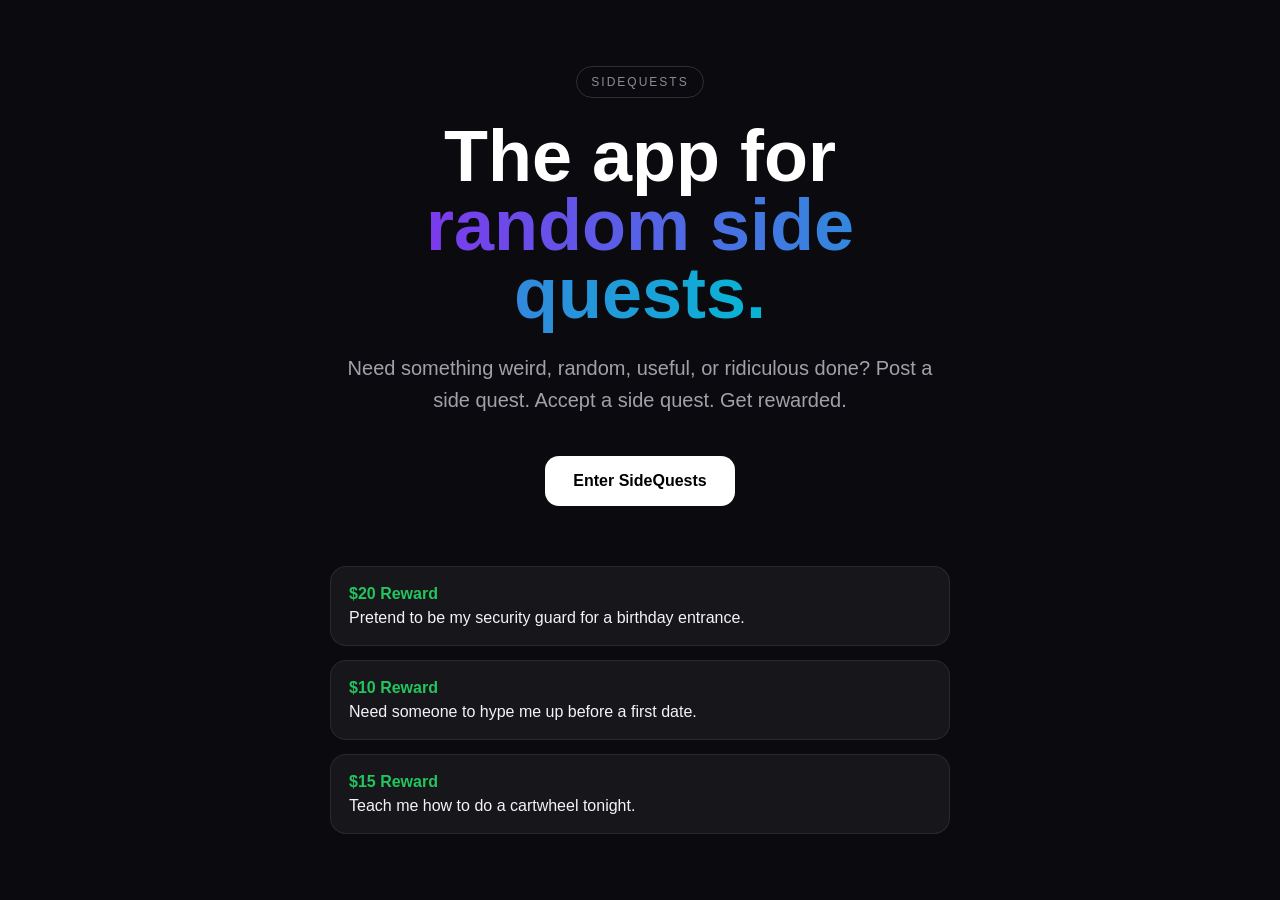
<file: index.html>
<!DOCTYPE html>
<html lang="en">
<head>
  <link rel="stylesheet" href="styles.css">
  <meta charset="UTF-8" />
  <meta name="viewport" content="width=device-width, initial-scale=1.0" />
  <title>SideQuests</title>
</head>

<body>
  <div class="container">

    <div class="badge">
      SIDEQUESTS
    </div>

    <h1>
      The app for <span class="gradient">random side quests.</span>
    </h1>

    <p>
      Need something weird, random, useful, or ridiculous done?
      Post a side quest. Accept a side quest. Get rewarded.
    </p>

    <a href="./quests.html" class="button" style="position:relative; z-index:9999;">
  Enter SideQuests
</a>

    <div class="quests">

      <div class="quest-card">
        <div class="reward">$20 Reward</div>
        <div class="quest-text">
          Pretend to be my security guard for a birthday entrance.
        </div>
      </div>

      <div class="quest-card">
        <div class="reward">$10 Reward</div>
        <div class="quest-text">
          Need someone to hype me up before a first date.
        </div>
      </div>

      <div class="quest-card">
        <div class="reward">$15 Reward</div>
        <div class="quest-text">
          Teach me how to do a cartwheel tonight.
        </div>
      </div>

    </div>

  </div>
</body>
</html>
</file>
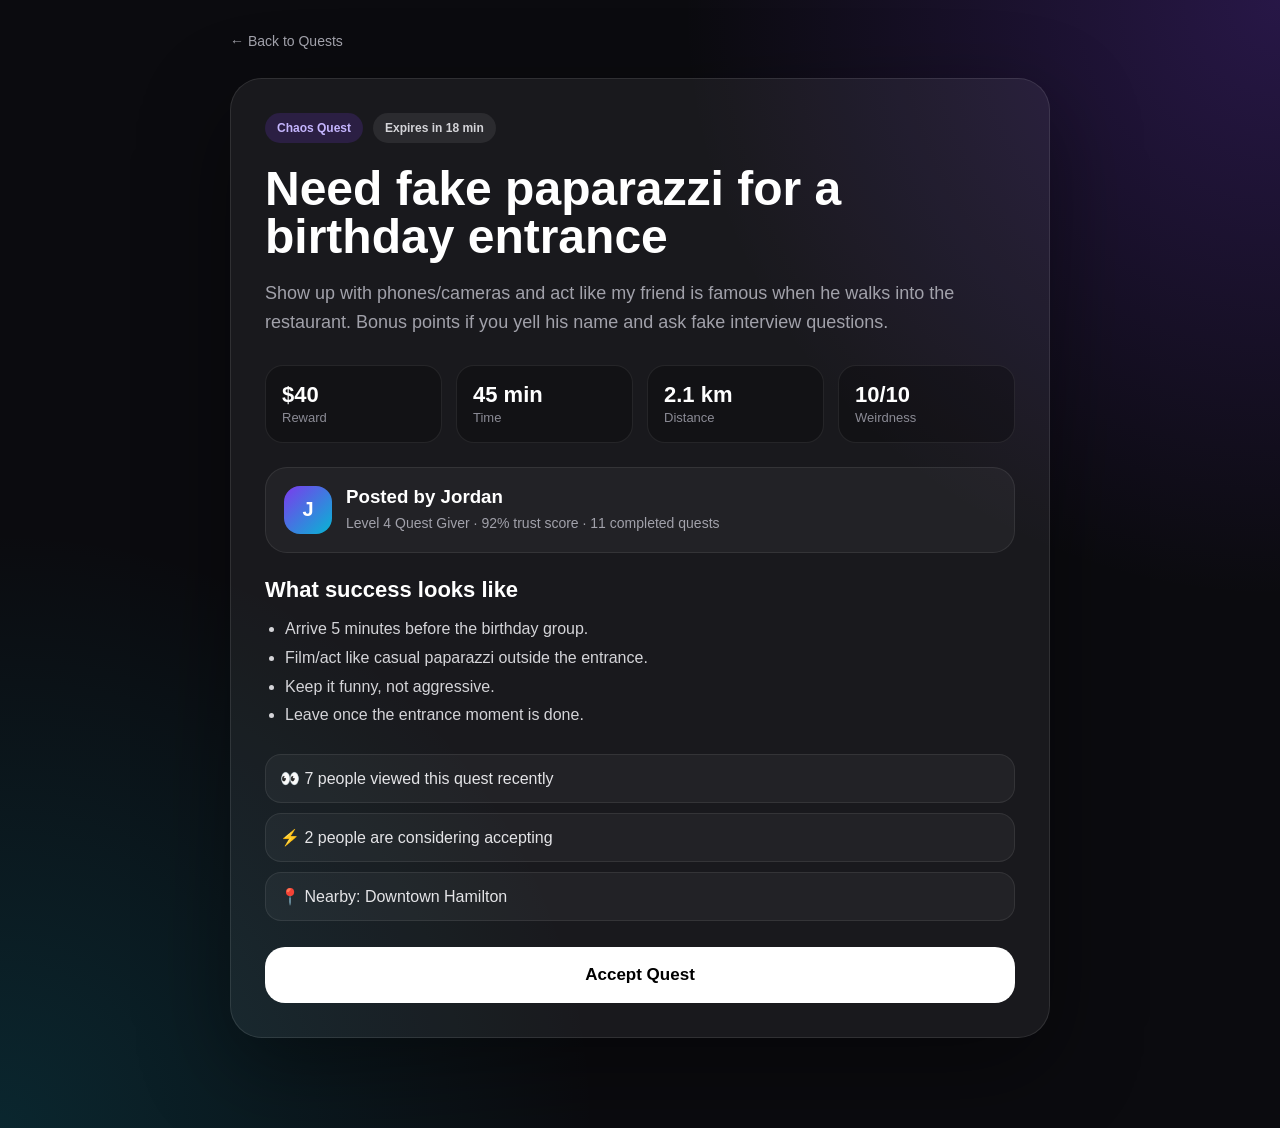
<file: quest-detail.html>
<!DOCTYPE html>
<html lang="en">
<head>
  <meta charset="UTF-8" />
  <meta name="viewport" content="width=device-width, initial-scale=1.0" />
  <title>Quest Details | SideQuests</title>
  <link rel="stylesheet" href="styles.css">
</head>

<body class="detail-page">

  <main class="detail-shell">

    <a href="quests.html" class="back-link">← Back to Quests</a>

    <section class="detail-card">

      <div class="detail-topline">
        <span class="quest-pill chaos">Chaos Quest</span>
        <span class="quest-pill">Expires in 18 min</span>
      </div>

      <h1>Need fake paparazzi for a birthday entrance</h1>

      <p class="detail-description">
        Show up with phones/cameras and act like my friend is famous when he walks into the restaurant.
        Bonus points if you yell his name and ask fake interview questions.
      </p>

      <div class="detail-stats">
        <div>
          <strong>$40</strong>
          <span>Reward</span>
        </div>
        <div>
          <strong>45 min</strong>
          <span>Time</span>
        </div>
        <div>
          <strong>2.1 km</strong>
          <span>Distance</span>
        </div>
        <div>
          <strong>10/10</strong>
          <span>Weirdness</span>
        </div>
      </div>

      <div class="poster-card">
        <div class="poster-avatar">J</div>
        <div>
          <h3>Posted by Jordan</h3>
          <p>Level 4 Quest Giver · 92% trust score · 11 completed quests</p>
        </div>
      </div>

      <div class="detail-section">
        <h2>What success looks like</h2>
        <ul>
          <li>Arrive 5 minutes before the birthday group.</li>
          <li>Film/act like casual paparazzi outside the entrance.</li>
          <li>Keep it funny, not aggressive.</li>
          <li>Leave once the entrance moment is done.</li>
        </ul>
      </div>

      <div class="activity-box">
        <div class="activity-item">👀 7 people viewed this quest recently</div>
        <div class="activity-item">⚡ 2 people are considering accepting</div>
        <div class="activity-item">📍 Nearby: Downtown Hamilton</div>
      </div>

      <button class="accept-main">
        Accept Quest
      </button>

    </section>

  </main>

</body>
</html>
</file>
<file: styles.css>
* {
  margin: 0;
  padding: 0;
  box-sizing: border-box;
}

body {
  background: #0b0b0f;
  color: white;
  font-family: Arial, sans-serif;
  min-height: 100vh;
  display: flex;
  justify-content: center;
  align-items: center;
  overflow-x: hidden;
}

.container {
  text-align: center;
  max-width: 700px;
  padding: 40px;
}

.badge {
  display: inline-block;
  padding: 8px 14px;
  border: 1px solid rgba(255,255,255,0.15);
  border-radius: 999px;
  font-size: 12px;
  letter-spacing: 2px;
  text-transform: uppercase;
  margin-bottom: 24px;
  color: #8b8b95;
}

h1 {
  font-size: 72px;
  line-height: 0.95;
  margin-bottom: 24px;
}

.gradient {
  background: linear-gradient(90deg, #7c3aed, #06b6d4);
  -webkit-background-clip: text;
  -webkit-text-fill-color: transparent;
}

p {
  font-size: 20px;
  color: #a1a1aa;
  line-height: 1.6;
  margin-bottom: 40px;
}

.button {
  display: inline-block;
  padding: 16px 28px;
  background: white;
  color: black;
  text-decoration: none;
  border-radius: 14px;
  font-weight: bold;
  transition: 0.2s ease;
}

.button:hover {
  transform: translateY(-2px);
}

.quests {
  margin-top: 60px;
  display: grid;
  gap: 14px;
}

.quest-card {
  background: rgba(255,255,255,0.05);
  border: 1px solid rgba(255,255,255,0.08);
  padding: 18px;
  border-radius: 16px;
  text-align: left;
  transition: 0.2s ease;
}

.quest-card:hover {
  transform: translateY(-2px);
  border-color: rgba(255,255,255,0.18);
}

.reward {
  color: #22c55e;
  font-weight: bold;
  margin-bottom: 6px;
}

.quest-text {
  color: #f4f4f5;
}

@media (max-width: 768px) {

  h1 {
    font-size: 48px;
  }

  p {
    font-size: 18px;
  }

  .container {
    padding: 24px;
  }

}
.quests-page {
  display: block;
  min-height: 100vh;
  background:
    radial-gradient(circle at top left, rgba(124, 58, 237, 0.22), transparent 30%),
    radial-gradient(circle at bottom right, rgba(6, 182, 212, 0.18), transparent 35%),
    #0b0b0f;
}

.quest-app {
  width: 100%;
  max-width: 980px;
  margin: 0 auto;
  padding: 32px 20px 80px;
}

.quest-header {
  margin-bottom: 28px;
}

.back-link {
  color: #a1a1aa;
  text-decoration: none;
  font-size: 14px;
}

.quest-header h1 {
  font-size: 52px;
  margin: 24px 0 12px;
}

.quest-header p {
  max-width: 620px;
  margin-bottom: 0;
}

.filters {
  display: flex;
  gap: 10px;
  overflow-x: auto;
  padding: 8px 0 24px;
}

.filter {
  border: 1px solid rgba(255,255,255,0.12);
  background: rgba(255,255,255,0.06);
  color: white;
  padding: 10px 14px;
  border-radius: 999px;
  white-space: nowrap;
  cursor: pointer;
}

.filter.active {
  background: white;
  color: black;
}

.rank-metrics {
  display: grid;
  grid-template-columns: repeat(4, 1fr);
  gap: 14px;
  margin-bottom: 22px;
}

.rank-metrics div {
  background: rgba(255,255,255,0.05);
  border: 1px solid rgba(255,255,255,0.08);
  padding: 16px;
  border-radius: 18px;
}

.rank-metrics strong {
  display: block;
  margin-bottom: 6px;
}

.rank-metrics span {
  color: #8b8b95;
  font-size: 13px;
}

.quest-feed {
  display: grid;
  gap: 14px;
}

.quest-list-card {
  display: grid;
  grid-template-columns: 56px 1fr auto;
  gap: 18px;
  align-items: center;
  background: rgba(255,255,255,0.055);
  border: 1px solid rgba(255,255,255,0.09);
  border-radius: 22px;
  padding: 18px;
  transition: 0.2s ease;
}

.quest-list-card:hover {
  transform: translateY(-2px);
  border-color: rgba(255,255,255,0.2);
}

.quest-list-card.top {
  border-color: rgba(34,197,94,0.45);
  box-shadow: 0 0 40px rgba(34,197,94,0.08);
}

.quest-rank {
  width: 44px;
  height: 44px;
  border-radius: 14px;
  display: grid;
  place-items: center;
  background: rgba(255,255,255,0.08);
  color: white;
  font-weight: 800;
}

.quest-meta {
  display: flex;
  gap: 8px;
  margin-bottom: 8px;
  flex-wrap: wrap;
}

.quest-meta span {
  color: #22c55e;
  font-size: 13px;
  font-weight: 700;
}

.quest-info h2 {
  font-size: 22px;
  margin-bottom: 8px;
}

.quest-info p {
  font-size: 15px;
  margin-bottom: 12px;
  color: #a1a1aa;
}

.quest-tags {
  display: flex;
  gap: 8px;
  flex-wrap: wrap;
}

.quest-tags span {
  font-size: 12px;
  color: #d4d4d8;
  background: rgba(255,255,255,0.07);
  border: 1px solid rgba(255,255,255,0.08);
  padding: 6px 9px;
  border-radius: 999px;
}

.claim-btn {
  background: white;
  color: black;
  border: none;
  border-radius: 14px;
  padding: 12px 18px;
  font-weight: 800;
  cursor: pointer;
}

@media (max-width: 768px) {
  .quest-header h1 {
    font-size: 40px;
  }

  .rank-metrics {
    grid-template-columns: repeat(2, 1fr);
  }

  .quest-list-card {
    grid-template-columns: 1fr;
  }

  .quest-rank {
    width: auto;
  }

  .claim-btn {
    width: 100%;
  }
}
.post-page {
  display: block;
  min-height: 100vh;
  background:
    radial-gradient(circle at top, rgba(124,58,237,0.25), transparent 35%),
    radial-gradient(circle at bottom right, rgba(34,197,94,0.15), transparent 30%),
    #0b0b0f;
}

.post-shell {
  width: 100%;
  max-width: 760px;
  margin: 0 auto;
  padding: 32px 20px 80px;
}

.post-card {
  margin-top: 28px;
  background: rgba(255,255,255,0.06);
  border: 1px solid rgba(255,255,255,0.1);
  border-radius: 30px;
  padding: 34px;
  box-shadow: 0 30px 80px rgba(0,0,0,0.35);
}

.post-badge {
  display: inline-block;
  padding: 8px 14px;
  border-radius: 999px;
  background: rgba(34,197,94,0.12);
  color: #22c55e;
  font-size: 12px;
  font-weight: 800;
  letter-spacing: 1.5px;
  text-transform: uppercase;
  margin-bottom: 18px;
}

.post-card h1 {
  font-size: 52px;
  margin-bottom: 12px;
}

.post-subtitle {
  font-size: 18px;
  margin-bottom: 30px;
}

.quest-form {
  display: grid;
  gap: 18px;
}

.quest-form label {
  display: grid;
  gap: 8px;
  color: #e4e4e7;
  font-size: 14px;
  font-weight: 700;
}

.quest-form input,
.quest-form textarea,
.quest-form select {
  width: 100%;
  border: 1px solid rgba(255,255,255,0.12);
  background: rgba(0,0,0,0.28);
  color: white;
  border-radius: 16px;
  padding: 15px 16px;
  font-size: 15px;
  outline: none;
}

.quest-form textarea {
  min-height: 120px;
  resize: vertical;
}

.quest-form input:focus,
.quest-form textarea:focus,
.quest-form select:focus {
  border-color: rgba(34,197,94,0.55);
}

.form-grid {
  display: grid;
  grid-template-columns: 1fr 1fr;
  gap: 14px;
}

.post-btn {
  margin-top: 8px;
  border: none;
  background: white;
  color: black;
  border-radius: 18px;
  padding: 16px 20px;
  font-weight: 900;
  cursor: pointer;
  font-size: 16px;
}

@media (max-width: 768px) {
  .post-card {
    padding: 24px;
    border-radius: 24px;
  }

  .post-card h1 {
    font-size: 40px;
  }

  .form-grid {
    grid-template-columns: 1fr;
  }
}
.top-actions {
  display: flex;
  justify-content: center;
  margin-bottom: 28px;
}

.post-quest-btn {
  background: white;
  color: black;
  text-decoration: none;
  padding: 14px 22px;
  border-radius: 999px;
  font-weight: 800;
  transition: 0.2s ease;
}

.post-quest-btn:hover {
  transform: translateY(-2px);
}
.detail-page {
  display: block;
  min-height: 100vh;
  background:
    radial-gradient(circle at top right, rgba(124,58,237,0.25), transparent 35%),
    radial-gradient(circle at bottom left, rgba(6,182,212,0.16), transparent 35%),
    #0b0b0f;
}

.detail-shell {
  width: 100%;
  max-width: 860px;
  margin: 0 auto;
  padding: 32px 20px 90px;
}

.detail-card {
  margin-top: 28px;
  background: rgba(255,255,255,0.06);
  border: 1px solid rgba(255,255,255,0.1);
  border-radius: 32px;
  padding: 34px;
  box-shadow: 0 30px 90px rgba(0,0,0,0.4);
}

.detail-topline {
  display: flex;
  gap: 10px;
  flex-wrap: wrap;
  margin-bottom: 22px;
}

.quest-pill {
  padding: 8px 12px;
  border-radius: 999px;
  background: rgba(255,255,255,0.08);
  color: #d4d4d8;
  font-size: 12px;
  font-weight: 800;
}

.quest-pill.chaos {
  background: rgba(124,58,237,0.18);
  color: #c4b5fd;
}

.detail-card h1 {
  font-size: 48px;
  line-height: 1;
  margin-bottom: 18px;
}

.detail-description {
  font-size: 18px;
  color: #a1a1aa;
  margin-bottom: 28px;
}

.detail-stats {
  display: grid;
  grid-template-columns: repeat(4, 1fr);
  gap: 14px;
  margin-bottom: 24px;
}

.detail-stats div {
  background: rgba(0,0,0,0.25);
  border: 1px solid rgba(255,255,255,0.08);
  border-radius: 18px;
  padding: 16px;
}

.detail-stats strong {
  display: block;
  font-size: 22px;
}

.detail-stats span {
  color: #8b8b95;
  font-size: 13px;
}

.poster-card {
  display: flex;
  gap: 14px;
  align-items: center;
  background: rgba(255,255,255,0.045);
  border: 1px solid rgba(255,255,255,0.08);
  border-radius: 22px;
  padding: 18px;
  margin-bottom: 24px;
}

.poster-avatar {
  width: 48px;
  height: 48px;
  border-radius: 16px;
  display: grid;
  place-items: center;
  background: linear-gradient(135deg, #7c3aed, #06b6d4);
  font-weight: 900;
  font-size: 20px;
}

.poster-card h3 {
  margin-bottom: 4px;
}

.poster-card p {
  margin: 0;
  font-size: 14px;
}

.detail-section {
  margin-bottom: 24px;
}

.detail-section h2 {
  font-size: 22px;
  margin-bottom: 12px;
}

.detail-section ul {
  padding-left: 20px;
  color: #d4d4d8;
  line-height: 1.8;
}

.activity-box {
  display: grid;
  gap: 10px;
  margin-bottom: 26px;
}

.activity-item {
  background: rgba(255,255,255,0.045);
  border: 1px solid rgba(255,255,255,0.08);
  border-radius: 16px;
  padding: 14px;
  color: #e4e4e7;
}

.accept-main {
  width: 100%;
  border: none;
  background: white;
  color: black;
  border-radius: 20px;
  padding: 18px;
  font-size: 17px;
  font-weight: 900;
  cursor: pointer;
}

@media (max-width: 768px) {
  .detail-card {
    padding: 24px;
    border-radius: 26px;
  }

  .detail-card h1 {
    font-size: 36px;
  }

  .detail-stats {
    grid-template-columns: repeat(2, 1fr);
  }

  .poster-card {
    align-items: flex-start;
  }
}
.urgency-tag {
  background: rgba(239,68,68,0.18);
  color: #f87171 !important;
  padding: 4px 8px;
  border-radius: 999px;
  font-size: 11px !important;
  font-weight: 800;
  letter-spacing: 0.5px;
}
.inline-details {
  display: none;
  grid-column: 1 / -1;
  margin-top: 16px;
  background: rgba(0,0,0,0.24);
  border: 1px solid rgba(255,255,255,0.08);
  border-radius: 18px;
  padding: 20px;
}

.quest-list-card.expanded .inline-details {
  display: block;
}

.inline-details h3 {
  margin-bottom: 12px;
}

.inline-details ul {
  padding-left: 20px;
  line-height: 1.8;
  color: #d4d4d8;
  margin-bottom: 18px;
}

.activity-box.mini {
  display: grid;
  gap: 10px;
  margin-bottom: 18px;
}

.accept-main.small {
  width: 100%;
  border: none;
  background: white;
  color: black;
  border-radius: 16px;
  padding: 14px;
  font-weight: 900;
  cursor: pointer;
}
.button {
  position: relative;
  z-index: 50;
  pointer-events: auto;
}
</file>
